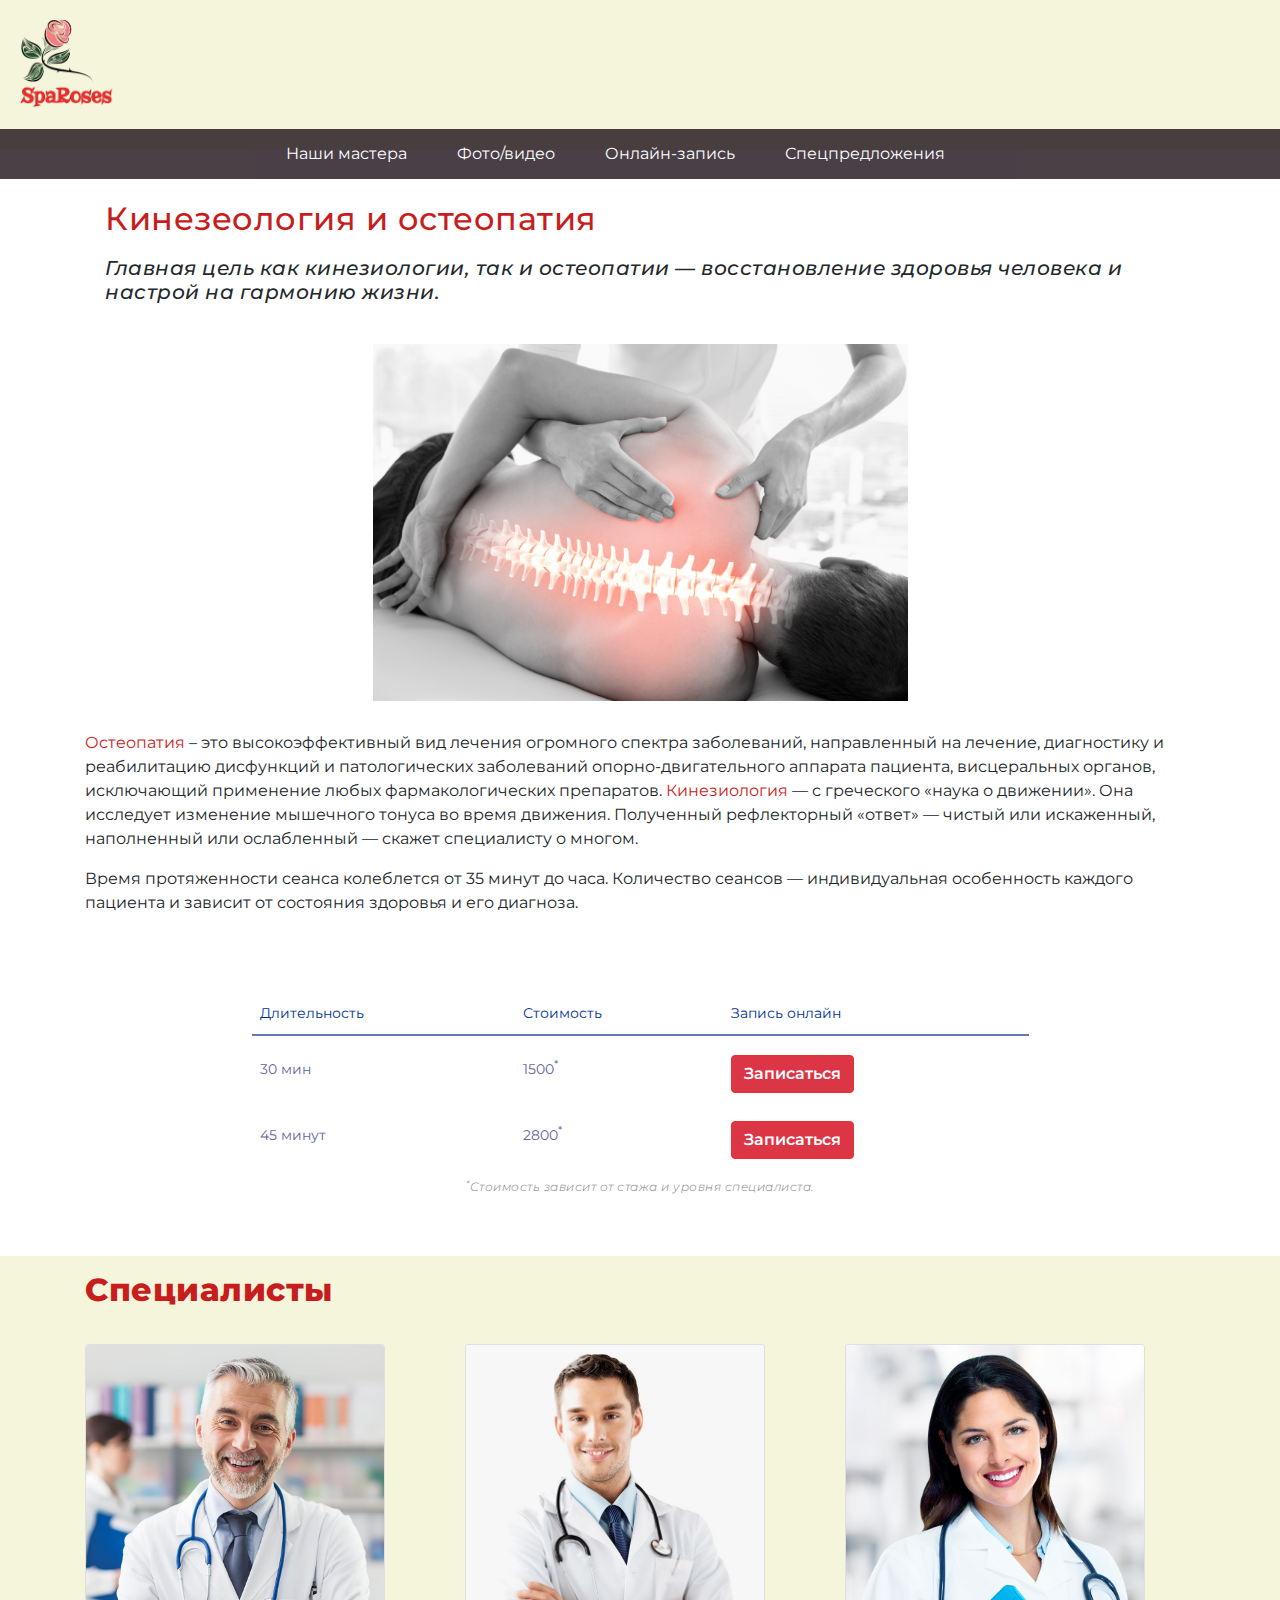
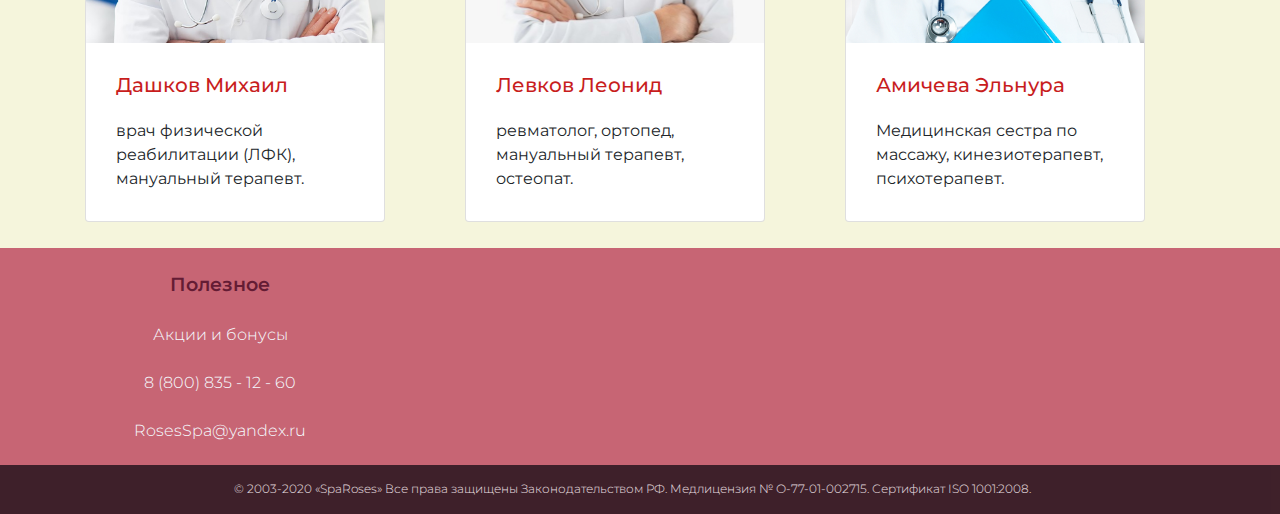
<file: index2.html>
<!DOCTYPE html>
<html lang="en">

<head>
  <meta charset="UTF-8">
  <meta name="viewport" content="width=device-width, initial-scale=1.0">
  <meta http-equiv="X-UA-Compatible" content="ie=edge">
  <title>Document</title>
  <link rel="stylesheet" type="text/css" href="boots/css/bootstrap.min.css">
  <link rel="stylesheet" type="text/css" href="style2.css">
  <link href="https://fonts.googleapis.com/css?family=Pacifico&display=swap" rel="stylesheet">
  <!-- <link href="https://fonts.googleapis.com/css?family=Montserrat&display=swap" rel="stylesheet"> -->
  <!-- <link href="https://fonts.googleapis.com/css?family=Montserrat|Risque&display=swap" rel="stylesheet"> -->
  <link href="https://fonts.googleapis.com/css?family=Montserrat|Pacifico|Risque&display=swap" rel="stylesheet">
  <link href="https://fonts.googleapis.com/css?family=Risque&display=swap" rel="stylesheet">
</head>

<body>
  <header>
    <div class="logo_link">
      <a class="pic_none" href="#"><img src="img/logo.png" class="pic_logo pic_none" alt=""></span></a>
    </div>
    <div class="block_nav">

      <div class="container">
        <nav class="navbar navbar-expand-lg navbar-light mynavbar">
          <div class="collapse navbar-collapse" id="navbarNav">
            <ul class="navbar-nav">
              <li class="nav-item active">
                <a class="nav-link" href="#">Наши мастера <span class="sr-only">(current)</span></a>
              </li>
              <li class="nav-item">
                <a class="nav-link" href="#">Фото/видео</a>
              </li>
              <li class="nav-item">
                <a class="nav-link" href="#">Онлайн-запись</a>
              </li>
              <li class="nav-item">
                <a class="nav-link disabled" href="#" tabindex="-1" aria-disabled="true">Спецпредложения</a>
              </li>
            </ul>
          </div>
        </nav>
      </div>
    </div>
  </header>

  <main>
    <div class="container">
      <div class="desk">
        <div class="desk_caption caption">
          <h2>Кинезеология и остеопатия</h2>
          <h5 class="dop_caption">Главная цель как кинезиологии, так и остеопатии — восстановление здоровья человека и
            настрой на гармонию жизни.</h5>
        </div>
        <div class="desk_pic">
          <img src="img/ost.jpeg" alt="">
        </div>
        <div class="text_desc">
          <p><a href="https://ru.wikipedia.org/wiki/%D0%9E%D1%81%D1%82%D0%B5%D0%BE%D0%BF%D0%B0%D1%82%D0%B8%D1%8F"
              class="info_link" target="_blank">Остеопатия</a> – это высокоэффективный вид лечения огромного спектра
            заболеваний, направленный на лечение, диагностику и реабилитацию дисфункций и патологических заболеваний
            опорно-двигательного аппарата пациента, висцеральных органов, исключающий применение любых фармакологических
            препаратов. <a
              href="https://ru.wikipedia.org/wiki/%D0%9A%D0%B8%D0%BD%D0%B5%D0%B7%D0%B8%D0%BE%D0%BB%D0%BE%D0%B3%D0%B8%D1%8F"
              class="info_link" target="_blank">Кинезиология </a>— с греческого «наука о движении». Она исследует
            изменение мышечного тонуса во время движения. Полученный рефлекторный «ответ» — чистый или искаженный,
            наполненный или ослабленный — скажет специалисту о многом. </p>
          <p class="none">Главными участками подверженными воздействию являются кости черепа, коррекция шейного отдела позвоночника,
            диафрагма – важнейшая составляющая безукоризненной работы сердца и легких, костные ткани таза – фундамент
            для позвоночника, органы брюшной полости, колени – наиболее уязвимая часть психосоматического воздействия и
            стопы, которые получают различные виды движения в пространстве.</p>
          <p>Время протяженности сеанса колеблется от 35 минут до часа. Количество сеансов — индивидуальная особенность
            каждого пациента и зависит от состояния здоровья и его диагноза. </p>
        </div>
      </div>

      <div class="visit">
        <h3 class="caption"></h3>
        <h5 class="dop_caption"></h5>
        <table>
          <tr>
            <th>Длительность</th>
            <th>Стоимость</th>
            <th>Запись онлайн</th>
          </tr>
          <tr>
            <td>30 мин</td>
            <td>1500<sup>*</sup></td>
            <td><button type="button" class="btn btn-visit btn-danger">Записаться</button></td>
          </tr>
          <tr>
            <td>45 минут</td>
            <td>2800<sup>*</sup></td>
            <td><button type="button" class="btn btn-visit btn-danger">Записаться</button></td>
          </tr>
        </table>
        <div class="footnote"><sup>*</sup>Стоимость зависит от стажа и уровня специалиста.</div>
      </div>
    </div>
    <div class="doctors">
      <div class="container">
        <h5 class="caption doc_caption">Специалисты</h5>
        <div class="row row-cols-1 row-cols-md-3">
          <div class="col mb-3 doc_size">
            <div class="card">
              <img src="img/doctor1.jpg" class="card-img-top" alt="...">
              <div class="card-body">
                <h5 class="card-title">Дашков Михаил</h5>
                <p class="card-text">врач физической реабилитации (ЛФК), мануальный терапевт.
                </p>
              </div>
            </div>
          </div>

          <div class="col mb-3 doc_size">
            <div class="card">
              <img src="img/doctor2.jpg" class="card-img-top" alt="...">
              <div class="card-body">
                <h5 class="card-title">Левков Леонид</h5>
                <p class="card-text">ревматолог, ортопед, мануальный терапевт, остеопат.</p>
              </div>
            </div>
          </div>

          <div class="col mb-3 doc_size">
            <div class="card">
              <img src="img/doctor3.jpg" class="card-img-top" alt="...">
              <div class="card-body">
                <h5 class="card-title">Амичева Эльнура</h5>
                <p class="card-text">Медицинская сестра по массажу, кинезиотерапевт, психотерапевт.</p>
              </div>
            </div>
          </div>
        </div>
      </div>
    </div>
  </main>
  <footer>
    <div class="container">
      <div class="footer_section1">
        <div class="row footer_blocks">
          <div class="col-md-3 footer_block fb_1 none">
            <ul class="list-group">
              <li class="list-group-item list-group-item-primary list-group-caption">Клиентам</li>
              <li class="list-group-item list-group-item-primary">SPA-услуги</li>
              <li class="list-group-item list-group-item-primary">SPA-массажи</li>
              <li class="list-group-item list-group-item-primary">Косметология</li>
            </ul>
          </div>
          <div class="col-md-3 footer_block  none">
            <ul class="list-group">
              <li class="list-group-item list-group-item-primary list-group-caption">Акции</li>
              <li class="list-group-item list-group-item-primary">Первый раз</li>
              <li class="list-group-item list-group-item-primary">Скидка дня</li>
              <li class="list-group-item list-group-item-primary">Наши карты</li>
            </ul>
          </div>
          <div class="col-md-3 footer_block  none">
            <ul class="list-group">
              <li class="list-group-item list-group-item-primary list-group-caption">О компании</li>
              <li class="list-group-item list-group-item-primary">История SPA</li>
              <li class="list-group-item list-group-item-primary">Статьи/видео</li>
              <li class="list-group-item list-group-item-primary">Отзывы/лайки</li>
            </ul>
          </div>
          <div class="col-md-3 footer_block fb_4">
            <ul class="list-group">
              <li class="list-group-item list-group-item-primary list-group-caption">Полезное</li>
              <li class="list-group-item list-group-item-primary"><a class="link link_footer" id="link_footer">Акции и
                  бонусы</a>
                <div class="footer_none">
                  <div class="footer_flex row">
                    <div class="footer_name col-md-3">
                      <input type="text" class="form-control input1" placeholder="Ваше имя">
                    </div>
                    <div class="footer_btn">
                      <button type="button" class="btn btn-visit btn-danger">Узнать</button>
                    </div>
                  </div>
                </div>
              </li>
              <li class="list-group-item list-group-item-primary">8 (800) 835 - 12 - 60</li>
              <li class="list-group-item list-group-item-primary">RosesSpa@yandex.ru</li>
            </ul>
          </div>
        </div>
      </div>
    </div>

    <div class="row footer_section2">
      <div class="container">
        <p class="col-md -12">© 2003-2020 «SpaRoses» Все права защищены Законодательством РФ. Медлицензия №
          О-77-01-002715. Сертификат ISO 1001:2008.</p>
      </div>
    </div>

  </footer>


  <script src="https://code.jquery.com/jquery-3.4.1.slim.min.js"
    integrity="sha384-J6qa4849blE2+poT4WnyKhv5vZF5SrPo0iEjwBvKU7imGFAV0wwj1yYfoRSJoZ+n" crossorigin="anonymous">
  </script>
  <script src="https://cdn.jsdelivr.net/npm/popper.js@1.16.0/dist/umd/popper.min.js"
    integrity="sha384-Q6E9RHvbIyZFJoft+2mJbHaEWldlvI9IOYy5n3zV9zzTtmI3UksdQRVvoxMfooAo" crossorigin="anonymous">
  </script>
  <script src="https://stackpath.bootstrapcdn.com/bootstrap/4.4.1/js/bootstrap.min.js"
    integrity="sha384-wfSDF2E50Y2D1uUdj0O3uMBJnjuUD4Ih7YwaYd1iqfktj0Uod8GCExl3Og8ifwB6" crossorigin="anonymous">
  </script>
  <script src="boots/js/bootstrap.min.js"></script>
  <script src="script.js"></script>

</body>

</html>
</file>
<file: style2.css>
* {
  margin: 0;
  padding: 0;
  font-family: 'Montserrat', sans-serif;
  /* font-family: 'Risque', cursive; */
  /* font-family: 'Pacifico', cursive; */
}
.container {
  /* border: 2px solid #000; */
  width: 1140px;
  margin: 0 auto;
}
header {
  background-color: beige;
  height: 150px;
  background-size: cover;
}
.logo {
  display: flex;
	flex-direction: row;
	flex-wrap: nowrap;
	justify-content: flex-start;
}
.logo_link {
  padding: 20px;
  width: 50vw;

}
.pic_logo{
  width: 20%;
  
}
/* nav */
.block_nav {
  height: 50px;
  margin-top: 0px;
  background: #1d1018;
  opacity: 0.8;
  padding: 5px;

}
.navbar-light .navbar-collapse .navbar-nav .nav-item .nav-link {
  color: #fff !important;
  padding: 0px; 
  margin-right: 50px; 
} 
.navbar-light .navbar-collapse .navbar-nav .nav-item .nav-link:last-child() {
  margin-right: 0px; 
} 
.navbar-nav {
  margin: 0 auto;

}
/* desk */
.caption {
  font-size: 32px;
  line-height: 28px;
  letter-spacing: 0.5px;
  font-weight: 800;
  color: #C81D1D;
  padding-left: 20px;
  margin-top: 50px;
  margin-bottom: 20px;
}
.dop_caption {
  color: #1d1018;
  padding: 10px;
  padding-left: 0px;
  letter-spacing: 0.5px;
  color: #23282b;
  font-style: italic;
}
.desk_pic {
  width: 100%;
  text-align: center;
}
.desk_pic img{
  width: 50%;
  padding: 10px;
  padding-bottom: 30px;
}
.info_link {
  color: #C81D1D;
}
.info_link:hover {
  text-decoration: none;
  color: #ff3867;
}
/* visit */
.visit {
  text-align: center;
}
table {
  font-family: "Lucida Sans Unicode", "Lucida Grande", Sans-Serif;
  font-size: 14px;
  background: white;
  max-width: 70%;
  width: 70%;
  border-collapse: collapse;
  text-align: left;
  margin: 0 auto;
}
th {
  font-weight: normal;
  color: #039;
  border-bottom: 2px solid #6678b1;
  padding: 10px 8px;
}
td {
  color: #669;
  padding: 9px 8px;
  transition: .3s linear;
}
tr:hover td {color: #6699ff;}
.btn {
  margin-top: 1.5em;
  border: 1px solid #ED2E2E;
  box-sizing: border-box;
  font-weight: 600;

}
.btn-visit {
  margin-top: 10px;
}
.footnote {
  color: #828282;
  font-size: 12px;
  font-weight: 300;
  font-style: italic;
  letter-spacing: 0.5px;
  /* border-top: 1px solid #6678b1; */
  padding-top: 10px;
  padding-bottom: 10px;
}
/*  */
/* doctors */
.doctors {
  background-color: beige;
  padding-bottom: 10px;
}
.doc_size {
  width: 300px;
}
.doc_size  .card {
  /* width: 100%; */
  width: 300px;
}
.card-title {
  padding: 10px;
  padding-bottom: 0px;
  color: #C81D1D;
}
.card-text {
  padding: 10px;
}
.doc_caption {
  padding: 20px;
  padding-left: 0px;
}
/*  */
/* footer */
footer {
  /* background-color: #c6c8ca; */
  background: #c76574;
}
.footer_section1{
  padding: 10px;
  text-align: center;
}
.list-group-item-primary {
  background: none;
  color: #F6FBFF;
  font-weight: 300;
  border: none;
}
.footer_none {
  display: none;
}
.footer_flex {
  display: flex;
  display: flex;
	flex-direction: column;
  justify-content: flex-start;
  align-items: stretch;
}
.list-group-caption {
  font-size: 1.2rem;
  color: #641c34;
  font-weight: 600;

}
.footer_section2 {
  background: #1d1018;
  opacity: 0.8;
  /* background: #641c34; */
  color: #F6FBFF;
  font-size: 12px;
  text-align: center;
  font-weight: 300;
}
.footer_section2 p{
  padding-top: 15px;
  padding-bottom: 0;
}
.footer_section2 {
  margin-right: 0px;
}
/*  */
/*  */

@media(min-width: 800px) {
  .none {
    display: none;
    
  }

}
/* мобильная версия 600px */
@media(max-width: 600px) {

  .card_name {
    height: 100%;
    font-size: 12px;
    padding-top: 5px;
  }
  .btn {
    margin-top: 5px;
  }
  #btn-visit{
    display: none;
  }
.mycard {
  width: 60vw;
  
}
.mycard-group {
  display: flex;
  justify-content: center;
  
}

.card-group > .card {
  margin-bottom: 0px;
}
.none {
  display: none;
}
.info_block_desc h5 {
  width: 100vw;
  letter-spacing: 0.03em;
  color: #C81D1D;
  font-style: normal;
  font-weight: 500;
  font-size: 20px;
  line-height: 29px; 
}
.card_reviews {
  height: 80vh;
  padding: 5px;
  display: flex;
	flex-direction: column;
	flex-wrap: nowrap;
	justify-content: center;
}
.card_reviews div {
  margin-top: 10px;
}
.pic_logo{
  width: 45vw;
}
.logo_contact {
  font-size: 14px;
  padding: 20px;
  margin-bottom: 10px;
}
.lg_2{
  font-size: 10px;
  margin-top: -10px;
}
.caption_h1 {
  font-size: 24px;
  line-height: 36px;
}

.block_nav {
  display: none;
}
header {
  width: 100%;
  height: 100%;
  padding-top: 10px;
}
body {
  overflow-x:hidden;
}
.container {
  width: 100vw;
}
.caption {
  font-size: 24px;
  line-height: 28px;
  padding-left: 0px;
}
.caption h2{
  font-size: 24px;
  line-height: 28px;
}
.caption .dop_caption{
  font-size: 18px;
  line-height: 24px;
}
.desk_pic{
  margin-left: -10px;
}
.desk_pic img{
  width: 90%;
  padding: 0px;
  padding-bottom: 10px;
  margin-left: -10px;
}


}

@media screen and (min-width:550px) and (max-width:760px){
  .doc_size .card {
    width: 500px;
}
.none {
  display: none;
}
.block_nav {
  display: none;
}
.pic_logo {
  width: 50%;
}
  
}
@media screen and (min-width:760px) and (max-width:850px){
  .doc_size{
    width: 100vw;
}
  .doc_size .card {
    width: 26vw;
}
.none {
  display: none;
}
.block_nav {
  display: none;
}
.pic_logo {
  width: 50%;
}
.pic_logo {
 padding-bottom: 10px;
}
header {
  height: 170px;
}
}
</file>
